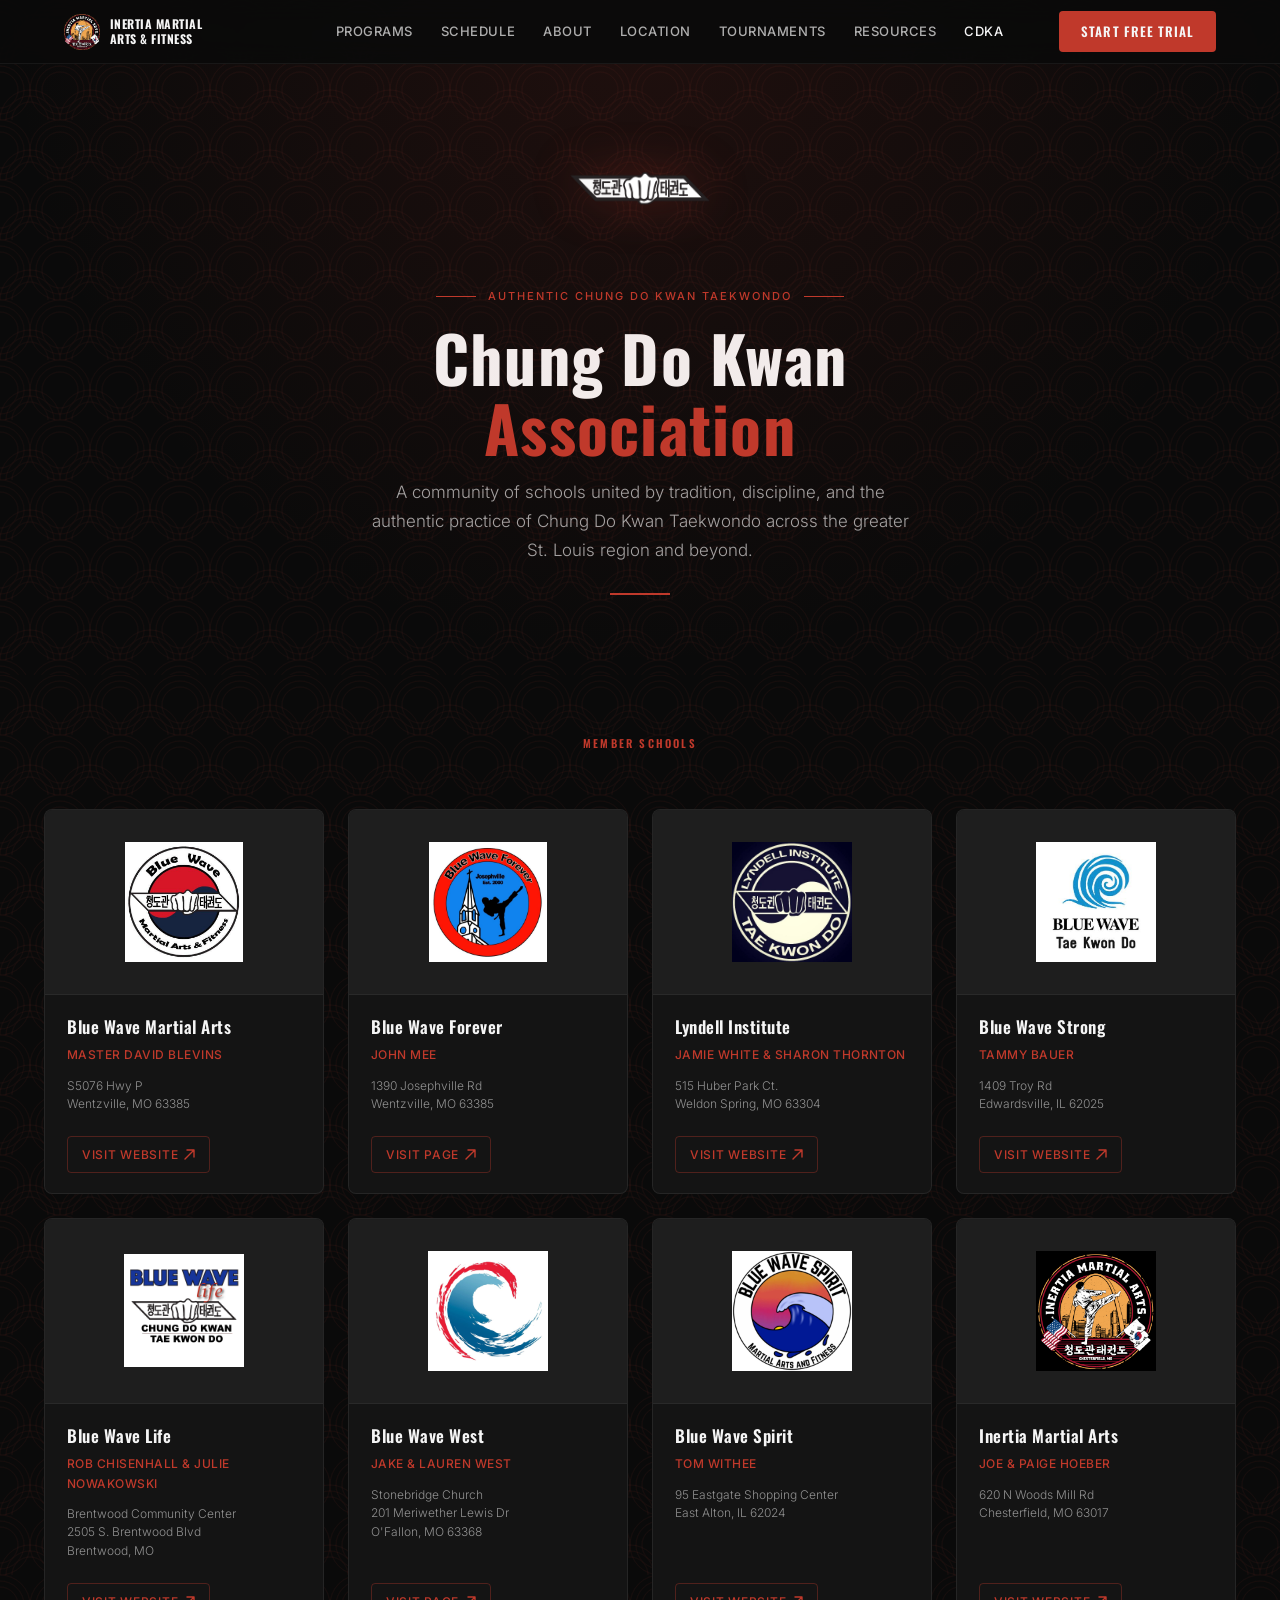
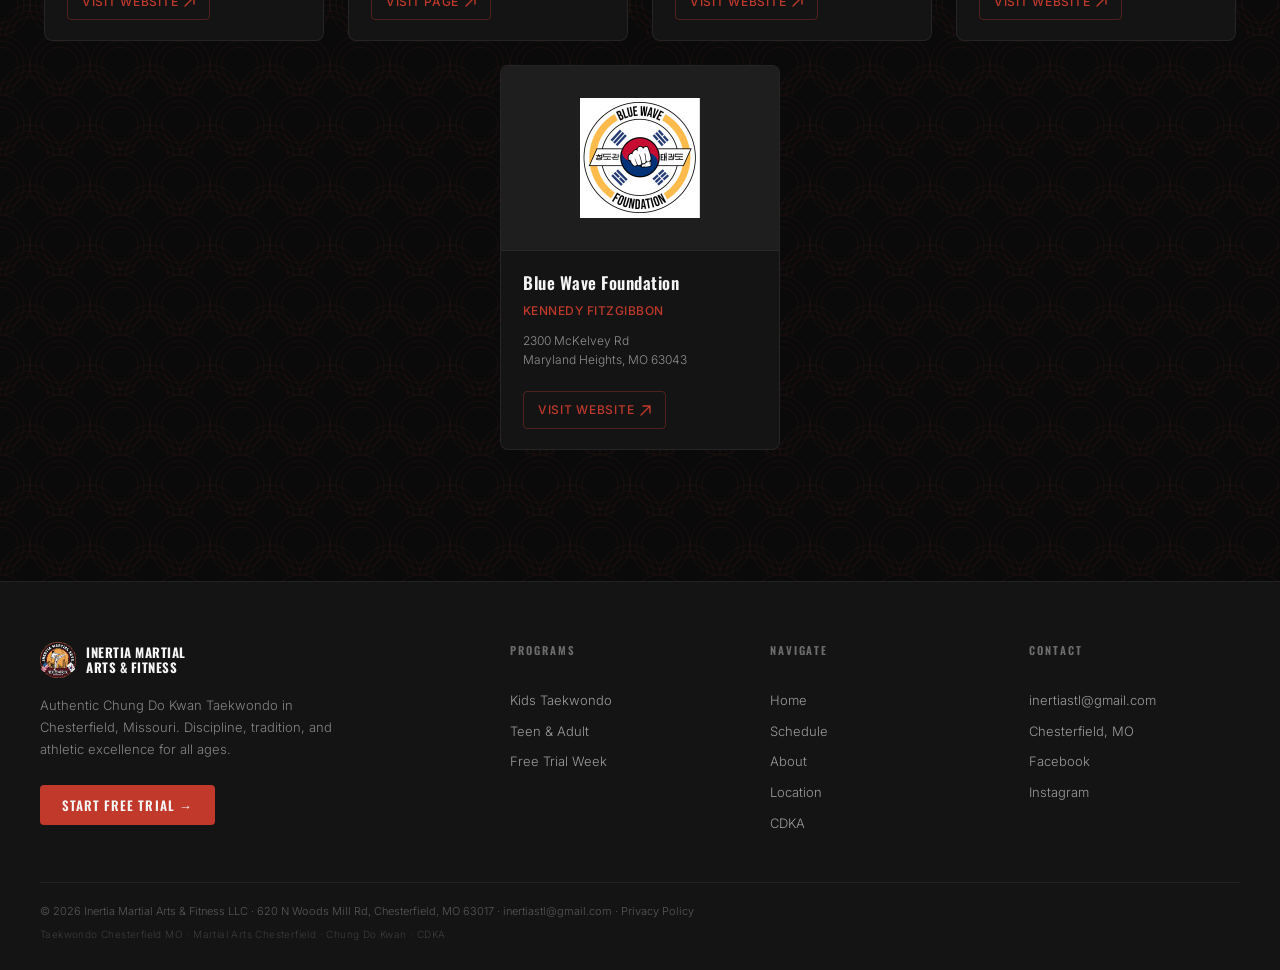
<file: cdka.html>
<!DOCTYPE html>
<html lang="en">
<head>
  <meta charset="UTF-8">
  <meta name="viewport" content="width=device-width, initial-scale=1.0">
  <title>CDKA — Chung Do Kwan Association | Member Schools</title>
  <meta name="description" content="The Chung Do Kwan Association (CDKA) is a network of authentic Chung Do Kwan Taekwondo schools across the St. Louis metro area and beyond.">
  <link rel="preconnect" href="https://fonts.googleapis.com">
  <link rel="preconnect" href="https://fonts.gstatic.com" crossorigin>
  <link href="https://fonts.googleapis.com/css2?family=Oswald:wght@400;500;600;700&family=Inter:wght@300;400;500;600&display=swap" rel="stylesheet">
  <style>
    /* ── TOKENS ──────────────────────────────────────────── */
    :root {
      --black:      #0A0A0A;
      --white:      #F5F5F5;
      --red:        #C0392B;
      --red-hover:  #96281B;
      --red-glow:   rgba(192,57,43,0.35);
      --grey-100:   #141414;
      --grey-200:   #1E1E1E;
      --grey-300:   #2C2C2C;
      --grey-500:   #7A7A7A;
      --radius:     4px;
    }

    /* ── RESET ───────────────────────────────────────────── */
    *, *::before, *::after { box-sizing: border-box; margin: 0; padding: 0; }
    html { scroll-behavior: smooth; }
    body {
      font-family: 'Inter', sans-serif;
      background: var(--black);
      color: var(--white);
      line-height: 1.6;
      -webkit-font-smoothing: antialiased;
    }
    a { color: inherit; text-decoration: none; }
    img { max-width: 100%; height: auto; display: block; }

    /* ── SEIGAIHA BACKGROUND PATTERN ────────────────────── */
    .seigaiha-bg {
      background-color: var(--black);
      background-image: url("data:image/svg+xml,%3Csvg xmlns='http://www.w3.org/2000/svg' width='60' height='60' viewBox='0 0 60 60'%3E%3Cdefs%3E%3Cstyle%3E.s%7Bfill:none;stroke:%23C0392B;stroke-width:0.4;opacity:0.18;%7D%3C/style%3E%3C/defs%3E%3Cellipse class='s' cx='30' cy='60' rx='30' ry='30'/%3E%3Cellipse class='s' cx='30' cy='60' rx='24' ry='24'/%3E%3Cellipse class='s' cx='30' cy='60' rx='18' ry='18'/%3E%3Cellipse class='s' cx='0' cy='30' rx='30' ry='30'/%3E%3Cellipse class='s' cx='0' cy='30' rx='24' ry='24'/%3E%3Cellipse class='s' cx='0' cy='30' rx='18' ry='18'/%3E%3Cellipse class='s' cx='60' cy='30' rx='30' ry='30'/%3E%3Cellipse class='s' cx='60' cy='30' rx='24' ry='24'/%3E%3Cellipse class='s' cx='60' cy='30' rx='18' ry='18'/%3E%3C/svg%3E");
      background-size: 60px 60px;
    }

    /* ── NAVBAR ──────────────────────────────────────────── */
    nav {
      position: fixed; top: 0; left: 0; right: 0; z-index: 1000;
      background: rgba(10,10,10,0.92);
      backdrop-filter: blur(12px);
      -webkit-backdrop-filter: blur(12px);
      border-bottom: 1px solid rgba(245,245,245,0.06);
      height: 64px;
    }
    .nav-inner {
      max-width: 1200px; margin: 0 auto;
      display: flex; align-items: center; gap: 32px;
      height: 100%; padding: 0 24px;
    }
    .nav-logo {
      display: flex; align-items: center; gap: 10px;
      text-decoration: none; color: var(--white); flex-shrink: 0;
    }
    .nav-logo-img { width: 36px; height: 36px; object-fit: contain; }
    .nav-logo-text {
      font-family: 'Oswald', sans-serif;
      font-size: 12px; font-weight: 700;
      letter-spacing: 0.04em; line-height: 1.2;
    }
    .nav-links { display: flex; gap: 28px; margin-left: auto; }
    .nav-link {
      font-family: 'Inter', sans-serif;
      font-size: 13px; font-weight: 500;
      letter-spacing: 0.04em; text-transform: uppercase;
      color: rgba(245,245,245,0.7);
      transition: color 0.2s;
    }
    .nav-link:hover, .nav-link.active { color: var(--white); }
    .nav-cta { margin-left: 24px; flex-shrink: 0; }
    .btn-primary {
      display: inline-flex; align-items: center; gap: 8px;
      background: var(--red); color: var(--white);
      padding: 10px 22px; border-radius: var(--radius);
      font-family: 'Oswald', sans-serif;
      font-size: 13px; font-weight: 600;
      letter-spacing: 0.08em; text-transform: uppercase;
      transition: background 0.2s, box-shadow 0.2s;
      border: none; cursor: pointer; text-decoration: none;
    }
    .btn-primary:hover {
      background: var(--red-hover);
      box-shadow: 0 0 20px var(--red-glow);
    }
    .hamburger {
      display: none; flex-direction: column; gap: 5px;
      background: none; border: none; cursor: pointer;
      padding: 8px; margin-left: auto;
    }
    .hamburger span {
      display: block; width: 22px; height: 2px;
      background: var(--white); border-radius: 2px;
      transition: all 0.3s;
    }
    #mobile-menu {
      display: none; position: fixed;
      top: 64px; left: 0; right: 0; z-index: 999;
      background: rgba(10,10,10,0.98);
      border-bottom: 1px solid rgba(245,245,245,0.06);
      padding: 16px 24px 24px;
      flex-direction: column; gap: 4px;
    }
    #mobile-menu.open { display: flex; }
    #mobile-menu a {
      font-family: 'Inter', sans-serif;
      font-size: 15px; font-weight: 500;
      letter-spacing: 0.04em; text-transform: uppercase;
      color: rgba(245,245,245,0.8);
      padding: 12px 0;
      border-bottom: 1px solid rgba(245,245,245,0.06);
    }
    #mobile-menu a:last-child { border-bottom: none; margin-top: 12px; }
    #mobile-menu a:hover { color: var(--white); }

    @media (max-width: 768px) {
      .nav-links, .nav-cta { display: none; }
      .hamburger { display: flex; }
    }

    /* ── HERO ────────────────────────────────────────────── */
    .page-hero {
      padding: 120px 24px 80px;
      text-align: center;
      position: relative;
      overflow: hidden;
    }
    .page-hero::before {
      content: '';
      position: absolute; inset: 0;
      background: radial-gradient(ellipse at center top, rgba(192,57,43,0.12) 0%, transparent 70%);
      pointer-events: none;
    }
    .hero-logo {
      width: 140px; height: 140px;
      object-fit: contain;
      margin: 0 auto 28px;
      filter: drop-shadow(0 0 24px rgba(192,57,43,0.3));
    }
    .hero-eyebrow {
      display: flex; align-items: center; justify-content: center; gap: 12px;
      font-family: 'Inter', sans-serif;
      font-size: 11px; font-weight: 500;
      letter-spacing: 0.18em; text-transform: uppercase;
      color: var(--red); margin-bottom: 16px;
    }
    .hero-eyebrow-line { width: 40px; height: 1px; background: var(--red); }
    .page-hero h1 {
      font-family: 'Oswald', sans-serif;
      font-size: clamp(36px, 6vw, 64px);
      font-weight: 700; letter-spacing: 0.02em;
      line-height: 1.1; margin-bottom: 16px;
    }
    .page-hero h1 .accent { color: var(--red); }
    .page-hero p {
      font-size: clamp(14px, 2vw, 17px);
      font-weight: 300; color: rgba(245,245,245,0.65);
      max-width: 560px; margin: 0 auto;
      line-height: 1.7;
    }
    .hero-divider {
      width: 60px; height: 2px;
      background: var(--red);
      margin: 28px auto 0;
    }

    /* ── CAROUSEL SECTION ───────────────────────────────── */
    .schools-section {
      padding: 60px 0 100px;
      position: relative;
    }
    .section-label {
      text-align: center;
      font-family: 'Oswald', sans-serif;
      font-size: 11px; font-weight: 600;
      letter-spacing: 0.2em; text-transform: uppercase;
      color: var(--red); margin-bottom: 48px;
    }
    .carousel-wrapper {
      position: relative;
      overflow: hidden;
      padding: 0 0 24px;
    }
    .carousel-track {
      display: flex;
      gap: 24px;
      transition: transform 0.45s cubic-bezier(0.25, 0.46, 0.45, 0.94);
      will-change: transform;
      padding: 8px 24px 8px;
    }

    /* School card */
    .school-card {
      flex: 0 0 280px;
      background: var(--grey-100);
      border: 1px solid rgba(245,245,245,0.07);
      border-radius: 8px;
      overflow: hidden;
      transition: transform 0.25s, border-color 0.25s, box-shadow 0.25s;
      display: flex; flex-direction: column;
    }
    .school-card:hover {
      transform: translateY(-4px);
      border-color: rgba(192,57,43,0.4);
      box-shadow: 0 12px 40px rgba(0,0,0,0.4), 0 0 0 1px rgba(192,57,43,0.15);
    }
    .card-logo-wrap {
      background: var(--grey-200);
      padding: 32px 24px;
      display: flex; align-items: center; justify-content: center;
      min-height: 160px;
      border-bottom: 1px solid rgba(245,245,245,0.05);
    }
    .card-logo-wrap img {
      width: 120px; height: 120px;
      object-fit: contain;
    }
    .card-logo-wrap .logo-placeholder {
      width: 80px; height: 80px;
      border-radius: 50%;
      background: var(--grey-300);
      display: flex; align-items: center; justify-content: center;
      font-family: 'Oswald', sans-serif;
      font-size: 28px; font-weight: 700; color: var(--red);
    }
    .card-body {
      padding: 22px 22px 20px;
      flex: 1; display: flex; flex-direction: column; gap: 8px;
    }
    .card-name {
      font-family: 'Oswald', sans-serif;
      font-size: 17px; font-weight: 600;
      letter-spacing: 0.03em; line-height: 1.2;
    }
    .card-instructor {
      font-size: 12px; font-weight: 500;
      color: var(--red); letter-spacing: 0.04em;
      text-transform: uppercase;
    }
    .card-address {
      font-size: 12px; font-weight: 300;
      color: rgba(245,245,245,0.55);
      line-height: 1.55; margin-top: 4px; flex: 1;
    }
    .card-link {
      display: inline-flex; align-items: center; gap: 6px;
      margin-top: 14px;
      font-size: 12px; font-weight: 500;
      letter-spacing: 0.06em; text-transform: uppercase;
      color: var(--red);
      border: 1px solid rgba(192,57,43,0.35);
      border-radius: var(--radius);
      padding: 8px 14px;
      transition: background 0.2s, border-color 0.2s, color 0.2s;
      align-self: flex-start;
    }
    .card-link:hover {
      background: var(--red);
      border-color: var(--red);
      color: var(--white);
    }
    .card-link svg { flex-shrink: 0; }

    /* Carousel controls */
    .carousel-controls {
      display: flex; align-items: center; justify-content: center;
      gap: 16px; margin-top: 36px;
    }
    .carousel-btn {
      width: 44px; height: 44px;
      background: var(--grey-200);
      border: 1px solid rgba(245,245,245,0.08);
      border-radius: 50%;
      display: flex; align-items: center; justify-content: center;
      cursor: pointer; color: var(--white);
      transition: background 0.2s, border-color 0.2s;
    }
    .carousel-btn:hover {
      background: var(--red);
      border-color: var(--red);
    }
    .carousel-btn:disabled {
      opacity: 0.3; cursor: default;
    }
    .carousel-btn:disabled:hover {
      background: var(--grey-200);
      border-color: rgba(245,245,245,0.08);
    }
    .carousel-dots {
      display: flex; gap: 8px;
    }
    .carousel-dot {
      width: 8px; height: 8px; border-radius: 50%;
      background: rgba(245,245,245,0.2);
      border: none; cursor: pointer; padding: 0;
      transition: background 0.2s, transform 0.2s;
    }
    .carousel-dot.active {
      background: var(--red);
      transform: scale(1.2);
    }

    /* Grid view fallback for wide screens */
    @media (min-width: 1100px) {
      .carousel-track {
        flex-wrap: wrap;
        transform: none !important;
        justify-content: center;
      }
      .carousel-controls { display: none; }
    }

    /* ── FOOTER ──────────────────────────────────────────── */
    footer {
      background: var(--grey-100);
      border-top: 1px solid rgba(245,245,245,0.06);
      padding: 60px 24px 0;
    }
    .container { max-width: 1200px; margin: 0 auto; }
    .footer-inner {
      display: grid;
      grid-template-columns: 2fr 1fr 1fr 1fr;
      gap: 48px; padding-bottom: 48px;
      border-bottom: 1px solid rgba(245,245,245,0.06);
    }
    .footer-logo {
      display: flex; align-items: center; gap: 10px; margin-bottom: 16px;
    }
    .footer-desc {
      font-size: 13px; font-weight: 300;
      color: rgba(245,245,245,0.5);
      line-height: 1.7; margin-bottom: 24px;
      max-width: 300px;
    }
    .footer-col-title {
      font-family: 'Oswald', sans-serif;
      font-size: 11px; font-weight: 600;
      letter-spacing: 0.18em; text-transform: uppercase;
      color: rgba(245,245,245,0.4); margin-bottom: 20px;
    }
    .footer-col { display: flex; flex-direction: column; gap: 10px; }
    .footer-col a {
      font-size: 13px; font-weight: 300;
      color: rgba(245,245,245,0.6);
      transition: color 0.2s;
    }
    .footer-col a:hover { color: var(--white); }
    .footer-bottom {
      padding: 20px 0 28px;
      display: flex; flex-direction: column; gap: 6px;
    }
    .footer-copy {
      font-size: 11px; font-weight: 300;
      color: rgba(245,245,245,0.3);
    }
    .footer-tagline {
      font-size: 10px; font-weight: 300;
      color: rgba(245,245,245,0.18);
      letter-spacing: 0.04em;
    }
    @media (max-width: 900px) {
      .footer-inner { grid-template-columns: 1fr 1fr; gap: 32px; }
      .footer-brand { grid-column: 1 / -1; }
    }
    @media (max-width: 560px) {
      .footer-inner { grid-template-columns: 1fr; gap: 28px; }
    }

    /* ── BACK TO TOP ─────────────────────────────────────── */
    #back-top {
      position: fixed; bottom: 24px; right: 24px;
      width: 44px; height: 44px; border-radius: 50%;
      background: var(--grey-200);
      border: 1px solid rgba(245,245,245,0.08);
      color: var(--white); cursor: pointer;
      display: flex; align-items: center; justify-content: center;
      opacity: 0; pointer-events: none;
      transition: opacity 0.3s, background 0.2s;
      z-index: 500;
    }
    #back-top.visible { opacity: 1; pointer-events: auto; }
    #back-top:hover { background: var(--red); }

    /* ── FADE-IN ANIMATION ───────────────────────────────── */
    .fade-in {
      opacity: 0; transform: translateY(20px);
      transition: opacity 0.6s ease, transform 0.6s ease;
    }
    .fade-in.visible { opacity: 1; transform: none; }
  </style>
</head>
<body class="seigaiha-bg">

  <!-- Skip link -->
  <a href="#main" style="position:absolute;top:-100px;left:0;background:var(--red);color:white;padding:8px 16px;z-index:9999;border-radius:0 0 4px 0;font-family:'Inter',sans-serif;font-size:13px;" onfocus="this.style.top='0'">Skip to main content</a>

  <!-- ── NAVBAR ──────────────────────────────────────────── -->
  <nav role="navigation" aria-label="Main navigation">
    <div class="nav-inner">
      <a href="/index.html" class="nav-logo" aria-label="Inertia Martial Arts home">
        <img class="nav-logo-img" src="images/logo.png" alt="Inertia Martial Arts logo" onerror="this.style.display='none'">
        <span class="nav-logo-text">INERTIA MARTIAL<br>ARTS &amp; FITNESS</span>
      </a>
      <div class="nav-links">
        <a href="/index.html#programs" class="nav-link">Programs</a>
        <a href="/index.html#schedule" class="nav-link">Schedule</a>
        <a href="/index.html#about" class="nav-link">About</a>
        <a href="/index.html#location" class="nav-link">Location</a>
        <a href="/index.html#tournaments" class="nav-link">Tournaments</a>
        <a href="/resources.html" class="nav-link">Resources</a>
        <a href="/cdka.html" class="nav-link active">CDKA</a>
      </div>
      <div class="nav-cta">
        <a href="/index.html#free-trial" class="btn-primary">Start Free Trial</a>
      </div>
      <button class="hamburger" id="hamburger" aria-label="Toggle navigation menu" aria-expanded="false">
        <span></span><span></span><span></span>
      </button>
    </div>
  </nav>

  <!-- Mobile Menu -->
  <div id="mobile-menu" role="menu" aria-label="Mobile navigation">
    <a href="/index.html#programs" role="menuitem">Programs</a>
    <a href="/index.html#schedule" role="menuitem">Schedule</a>
    <a href="/index.html#about" role="menuitem">About</a>
    <a href="/index.html#location" role="menuitem">Location</a>
    <a href="/index.html#tournaments" role="menuitem">Tournaments</a>
    <a href="/resources.html" role="menuitem">Resources</a>
    <a href="/cdka.html" role="menuitem" style="color:var(--red);">CDKA</a>
    <a href="/index.html#free-trial" class="btn-primary" role="menuitem">Start Free Trial →</a>
  </div>

  <main id="main">

    <!-- ── HERO ──────────────────────────────────────────── -->
    <section class="page-hero">
      <img src="images/logo-cdka.png" alt="Chung Do Kwan Association logo" class="hero-logo fade-in">
      <div class="hero-eyebrow fade-in">
        <div class="hero-eyebrow-line"></div>
        <span>Authentic Chung Do Kwan Taekwondo</span>
        <div class="hero-eyebrow-line"></div>
      </div>
      <h1 class="fade-in">
        Chung Do Kwan<br><span class="accent">Association</span>
      </h1>
      <p class="fade-in">
        A community of schools united by tradition, discipline, and the authentic practice of Chung Do Kwan Taekwondo across the greater St. Louis region and beyond.
      </p>
      <div class="hero-divider fade-in"></div>
    </section>

    <!-- ── MEMBER SCHOOLS ─────────────────────────────────── -->
    <section class="schools-section seigaiha-bg" aria-label="Member Schools">
      <div class="section-label">Member Schools</div>
      <div class="carousel-wrapper">
        <div class="carousel-track" id="carousel-track">

          <!-- 1. Blue Wave -->
          <div class="school-card fade-in">
            <div class="card-logo-wrap">
              <img src="images/logo-main.png" alt="Blue Wave Martial Arts logo" onerror="this.style.display='none';this.nextElementSibling.style.display='flex'">
              <div class="logo-placeholder" style="display:none;">BW</div>
            </div>
            <div class="card-body">
              <div class="card-name">Blue Wave Martial Arts</div>
              <div class="card-instructor">Master David Blevins</div>
              <div class="card-address">S5076 Hwy P<br>Wentzville, MO 63385</div>
              <a href="https://www.bluewavemartialartsstl.com/" target="_blank" rel="noopener noreferrer" class="card-link">
                Visit Website
                <svg width="11" height="11" viewBox="0 0 11 11" fill="none" aria-hidden="true"><path d="M1 10L10 1M10 1H3M10 1V8" stroke="currentColor" stroke-width="1.4" stroke-linecap="round" stroke-linejoin="round"/></svg>
              </a>
            </div>
          </div>

          <!-- 2. Blue Wave Forever -->
          <div class="school-card fade-in">
            <div class="card-logo-wrap">
              <img src="images/logo-forever.png" alt="Blue Wave Forever logo" onerror="this.style.display='none';this.nextElementSibling.style.display='flex'">
              <div class="logo-placeholder" style="display:none;">BWF</div>
            </div>
            <div class="card-body">
              <div class="card-name">Blue Wave Forever</div>
              <div class="card-instructor">John Mee</div>
              <div class="card-address">1390 Josephville Rd<br>Wentzville, MO 63385</div>
              <a href="https://www.facebook.com/Blue-Wave-Forever" target="_blank" rel="noopener noreferrer" class="card-link">
                Visit Page
                <svg width="11" height="11" viewBox="0 0 11 11" fill="none" aria-hidden="true"><path d="M1 10L10 1M10 1H3M10 1V8" stroke="currentColor" stroke-width="1.4" stroke-linecap="round" stroke-linejoin="round"/></svg>
              </a>
            </div>
          </div>

          <!-- 3. The Lyndell Institute -->
          <div class="school-card fade-in">
            <div class="card-logo-wrap">
              <img src="images/logo-lyndell.png" alt="The Lyndell Institute logo" onerror="this.style.display='none';this.nextElementSibling.style.display='flex'">
              <div class="logo-placeholder" style="display:none;">LI</div>
            </div>
            <div class="card-body">
              <div class="card-name">Lyndell Institute</div>
              <div class="card-instructor">Jamie White &amp; Sharon Thornton</div>
              <div class="card-address">515 Huber Park Ct.<br>Weldon Spring, MO 63304</div>
              <a href="https://lyndellinstitute.com/" target="_blank" rel="noopener noreferrer" class="card-link">
                Visit Website
                <svg width="11" height="11" viewBox="0 0 11 11" fill="none" aria-hidden="true"><path d="M1 10L10 1M10 1H3M10 1V8" stroke="currentColor" stroke-width="1.4" stroke-linecap="round" stroke-linejoin="round"/></svg>
              </a>
            </div>
          </div>

          <!-- 4. Blue Wave Strong -->
          <div class="school-card fade-in">
            <div class="card-logo-wrap">
              <img src="images/logo-strong.png" alt="Blue Wave Strong logo" onerror="this.style.display='none';this.nextElementSibling.style.display='flex'">
              <div class="logo-placeholder" style="display:none;">BWS</div>
            </div>
            <div class="card-body">
              <div class="card-name">Blue Wave Strong</div>
              <div class="card-instructor">Tammy Bauer</div>
              <div class="card-address">1409 Troy Rd<br>Edwardsville, IL 62025</div>
              <a href="https://www.bluewavestrong.com/" target="_blank" rel="noopener noreferrer" class="card-link">
                Visit Website
                <svg width="11" height="11" viewBox="0 0 11 11" fill="none" aria-hidden="true"><path d="M1 10L10 1M10 1H3M10 1V8" stroke="currentColor" stroke-width="1.4" stroke-linecap="round" stroke-linejoin="round"/></svg>
              </a>
            </div>
          </div>

          <!-- 5. Blue Wave Life -->
          <div class="school-card fade-in">
            <div class="card-logo-wrap">
              <img src="images/logo-life.png" alt="Blue Wave Life logo" onerror="this.style.display='none';this.nextElementSibling.style.display='flex'">
              <div class="logo-placeholder" style="display:none;">BWL</div>
            </div>
            <div class="card-body">
              <div class="card-name">Blue Wave Life</div>
              <div class="card-instructor">Rob Chisenhall &amp; Julie Nowakowski</div>
              <div class="card-address">Brentwood Community Center<br>2505 S. Brentwood Blvd<br>Brentwood, MO</div>
              <a href="https://www.bluewavelife.net" target="_blank" rel="noopener noreferrer" class="card-link">
                Visit Website
                <svg width="11" height="11" viewBox="0 0 11 11" fill="none" aria-hidden="true"><path d="M1 10L10 1M10 1H3M10 1V8" stroke="currentColor" stroke-width="1.4" stroke-linecap="round" stroke-linejoin="round"/></svg>
              </a>
            </div>
          </div>

          <!-- 6. Blue Wave West -->
          <div class="school-card fade-in">
            <div class="card-logo-wrap">
              <img src="images/logo-west.png" alt="Blue Wave West logo" onerror="this.style.display='none';this.nextElementSibling.style.display='flex'">
              <div class="logo-placeholder" style="display:none;">BWW</div>
            </div>
            <div class="card-body">
              <div class="card-name">Blue Wave West</div>
              <div class="card-instructor">Jake &amp; Lauren West</div>
              <div class="card-address">Stonebridge Church<br>201 Meriwether Lewis Dr<br>O'Fallon, MO 63368</div>
              <a href="https://www.facebook.com/Wyndgate-Tae-Kwon-Do-Club" target="_blank" rel="noopener noreferrer" class="card-link">
                Visit Page
                <svg width="11" height="11" viewBox="0 0 11 11" fill="none" aria-hidden="true"><path d="M1 10L10 1M10 1H3M10 1V8" stroke="currentColor" stroke-width="1.4" stroke-linecap="round" stroke-linejoin="round"/></svg>
              </a>
            </div>
          </div>

          <!-- 7. Blue Wave Spirit -->
          <div class="school-card fade-in">
            <div class="card-logo-wrap">
              <img src="images/logo-spirit.png" alt="Blue Wave Spirit logo" onerror="this.style.display='none';this.nextElementSibling.style.display='flex'">
              <div class="logo-placeholder" style="display:none;">BWS</div>
            </div>
            <div class="card-body">
              <div class="card-name">Blue Wave Spirit</div>
              <div class="card-instructor">Tom Withee</div>
              <div class="card-address">95 Eastgate Shopping Center<br>East Alton, IL 62024</div>
              <a href="https://www.bluewavespirit.com" target="_blank" rel="noopener noreferrer" class="card-link">
                Visit Website
                <svg width="11" height="11" viewBox="0 0 11 11" fill="none" aria-hidden="true"><path d="M1 10L10 1M10 1H3M10 1V8" stroke="currentColor" stroke-width="1.4" stroke-linecap="round" stroke-linejoin="round"/></svg>
              </a>
            </div>
          </div>

          <!-- 8. Inertia Martial Arts -->
          <div class="school-card fade-in">
            <div class="card-logo-wrap">
              <img src="images/logo-inertia.png" alt="Inertia Martial Arts logo" onerror="this.style.display='none';this.nextElementSibling.style.display='flex'">
              <div class="logo-placeholder" style="display:none;">IMA</div>
            </div>
            <div class="card-body">
              <div class="card-name">Inertia Martial Arts</div>
              <div class="card-instructor">Joe &amp; Paige Hoeber</div>
              <div class="card-address">620 N Woods Mill Rd<br>Chesterfield, MO 63017</div>
              <a href="https://www.inertiastl.com" target="_blank" rel="noopener noreferrer" class="card-link">
                Visit Website
                <svg width="11" height="11" viewBox="0 0 11 11" fill="none" aria-hidden="true"><path d="M1 10L10 1M10 1H3M10 1V8" stroke="currentColor" stroke-width="1.4" stroke-linecap="round" stroke-linejoin="round"/></svg>
              </a>
            </div>
          </div>

          <!-- 9. Blue Wave Foundation -->
          <div class="school-card fade-in">
            <div class="card-logo-wrap">
              <img src="images/logo-foundation.png" alt="Blue Wave Foundation logo" onerror="this.style.display='none';this.nextElementSibling.style.display='flex'">
              <div class="logo-placeholder" style="display:none;">BWF</div>
            </div>
            <div class="card-body">
              <div class="card-name">Blue Wave Foundation</div>
              <div class="card-instructor">Kennedy Fitzgibbon</div>
              <div class="card-address">2300 McKelvey Rd<br>Maryland Heights, MO 63043</div>
              <a href="https://bluewavefoundation.net/" target="_blank" rel="noopener noreferrer" class="card-link">
                Visit Website
                <svg width="11" height="11" viewBox="0 0 11 11" fill="none" aria-hidden="true"><path d="M1 10L10 1M10 1H3M10 1V8" stroke="currentColor" stroke-width="1.4" stroke-linecap="round" stroke-linejoin="round"/></svg>
              </a>
            </div>
          </div>

        </div><!-- /.carousel-track -->
      </div><!-- /.carousel-wrapper -->

      <!-- Controls (shown on smaller screens) -->
      <div class="carousel-controls" id="carousel-controls">
        <button class="carousel-btn" id="prev-btn" aria-label="Previous schools" disabled>
          <svg width="16" height="16" viewBox="0 0 16 16" fill="none" aria-hidden="true"><path d="M10 12L6 8l4-4" stroke="currentColor" stroke-width="1.5" stroke-linecap="round" stroke-linejoin="round"/></svg>
        </button>
        <div class="carousel-dots" id="carousel-dots"></div>
        <button class="carousel-btn" id="next-btn" aria-label="Next schools">
          <svg width="16" height="16" viewBox="0 0 16 16" fill="none" aria-hidden="true"><path d="M6 4l4 4-4 4" stroke="currentColor" stroke-width="1.5" stroke-linecap="round" stroke-linejoin="round"/></svg>
        </button>
      </div>

    </section>

  </main>

  <!-- ── FOOTER ──────────────────────────────────────────── -->
  <footer>
    <div class="container">
      <div class="footer-inner">
        <div class="footer-brand">
          <div class="footer-logo">
            <img class="nav-logo-img" src="images/logo.png" alt="Inertia Martial Arts logo" style="width:36px;height:36px;" onerror="this.style.display='none'">
            <span style="font-family:'Oswald',sans-serif;font-size:13px;font-weight:700;letter-spacing:0.04em;line-height:1.2;">INERTIA MARTIAL<br>ARTS &amp; FITNESS</span>
          </div>
          <p class="footer-desc">Authentic Chung Do Kwan Taekwondo in Chesterfield, Missouri. Discipline, tradition, and athletic excellence for all ages.</p>
          <a href="/index.html#free-trial" class="btn-primary" style="font-size:13px;padding:10px 22px;">Start Free Trial →</a>
        </div>
        <div class="footer-col">
          <div class="footer-col-title">Programs</div>
          <a href="/index.html#programs">Kids Taekwondo</a>
          <a href="/index.html#programs">Teen &amp; Adult</a>
          <a href="/index.html#free-trial">Free Trial Week</a>
        </div>
        <div class="footer-col">
          <div class="footer-col-title">Navigate</div>
          <a href="/index.html">Home</a>
          <a href="/index.html#schedule">Schedule</a>
          <a href="/index.html#about">About</a>
          <a href="/index.html#location">Location</a>
          <a href="/cdka.html">CDKA</a>
        </div>
        <div class="footer-col">
          <div class="footer-col-title">Contact</div>
          <a href="mailto:inertiastl@gmail.com">inertiastl@gmail.com</a>
          <a href="https://www.google.com/maps/place/Inertia+Martial+Arts+and+Fitness" target="_blank" rel="noopener noreferrer">Chesterfield, MO</a>
          <a href="https://www.facebook.com/inertiastl" target="_blank" rel="noopener noreferrer">Facebook</a>
          <a href="https://www.instagram.com/inertiastl" target="_blank" rel="noopener noreferrer">Instagram</a>
        </div>
      </div>
      <div class="footer-bottom">
        <p class="footer-copy">© 2026 Inertia Martial Arts &amp; Fitness LLC · 620 N Woods Mill Rd, Chesterfield, MO 63017 · <a href="mailto:inertiastl@gmail.com" style="color:inherit;">inertiastl@gmail.com</a> · <a href="/privacy.html" style="color:inherit;">Privacy Policy</a></p>
        <p class="footer-tagline">Taekwondo Chesterfield MO · Martial Arts Chesterfield · Chung Do Kwan · CDKA</p>
      </div>
    </div>
  </footer>

  <!-- Back to Top -->
  <button id="back-top" aria-label="Back to top" onclick="window.scrollTo({top:0,behavior:'smooth'})">
    <svg width="16" height="16" viewBox="0 0 16 16" fill="none" aria-hidden="true"><path d="M8 13V3M3 8l5-5 5 5" stroke="currentColor" stroke-width="1.5" stroke-linecap="round" stroke-linejoin="round"/></svg>
  </button>

  <script>
    // ── Mobile menu toggle ──────────────────────────────────
    const hamburger = document.getElementById('hamburger');
    const mobileMenu = document.getElementById('mobile-menu');
    hamburger.addEventListener('click', () => {
      const open = mobileMenu.classList.toggle('open');
      hamburger.setAttribute('aria-expanded', open);
    });

    // ── Back to top ─────────────────────────────────────────
    const backTop = document.getElementById('back-top');
    window.addEventListener('scroll', () => {
      backTop.classList.toggle('visible', window.scrollY > 400);
    }, { passive: true });

    // ── Fade-in on scroll ───────────────────────────────────
    const fadeEls = document.querySelectorAll('.fade-in');
    const observer = new IntersectionObserver(entries => {
      entries.forEach(e => { if (e.isIntersecting) { e.target.classList.add('visible'); observer.unobserve(e.target); } });
    }, { threshold: 0.12 });
    fadeEls.forEach(el => observer.observe(el));

    // ── Carousel ─────────────────────────────────────────────
    (function() {
      const track  = document.getElementById('carousel-track');
      const dotsWrap = document.getElementById('carousel-dots');
      const prevBtn  = document.getElementById('prev-btn');
      const nextBtn  = document.getElementById('next-btn');

      let current = 0;
      const cards = track.querySelectorAll('.school-card');
      const total = cards.length;
      const visibleCount = () => window.innerWidth >= 900 ? 3 : window.innerWidth >= 600 ? 2 : 1;

      // Build dots
      function buildDots() {
        dotsWrap.innerHTML = '';
        const pages = Math.ceil(total / visibleCount());
        for (let i = 0; i < pages; i++) {
          const dot = document.createElement('button');
          dot.className = 'carousel-dot' + (i === current ? ' active' : '');
          dot.setAttribute('aria-label', 'Page ' + (i + 1));
          dot.addEventListener('click', () => goTo(i));
          dotsWrap.appendChild(dot);
        }
      }

      function goTo(page) {
        const pages = Math.ceil(total / visibleCount());
        current = Math.max(0, Math.min(page, pages - 1));
        const cardWidth = cards[0].offsetWidth + 24; // gap = 24px
        const offset = current * visibleCount() * cardWidth;
        track.style.transform = `translateX(-${offset}px)`;
        // Update dots
        dotsWrap.querySelectorAll('.carousel-dot').forEach((d, i) => d.classList.toggle('active', i === current));
        prevBtn.disabled = current === 0;
        nextBtn.disabled = current >= pages - 1;
      }

      prevBtn.addEventListener('click', () => goTo(current - 1));
      nextBtn.addEventListener('click', () => goTo(current + 1));

      // Rebuild on resize
      let resizeTimer;
      window.addEventListener('resize', () => {
        clearTimeout(resizeTimer);
        resizeTimer = setTimeout(() => { current = 0; buildDots(); goTo(0); }, 200);
      });

      buildDots();
      goTo(0);

      // Touch/swipe support
      let touchStartX = 0;
      track.addEventListener('touchstart', e => { touchStartX = e.touches[0].clientX; }, { passive: true });
      track.addEventListener('touchend', e => {
        const dx = e.changedTouches[0].clientX - touchStartX;
        if (Math.abs(dx) > 50) dx < 0 ? goTo(current + 1) : goTo(current - 1);
      });
    })();
  </script>

</body>
</html>
</file>
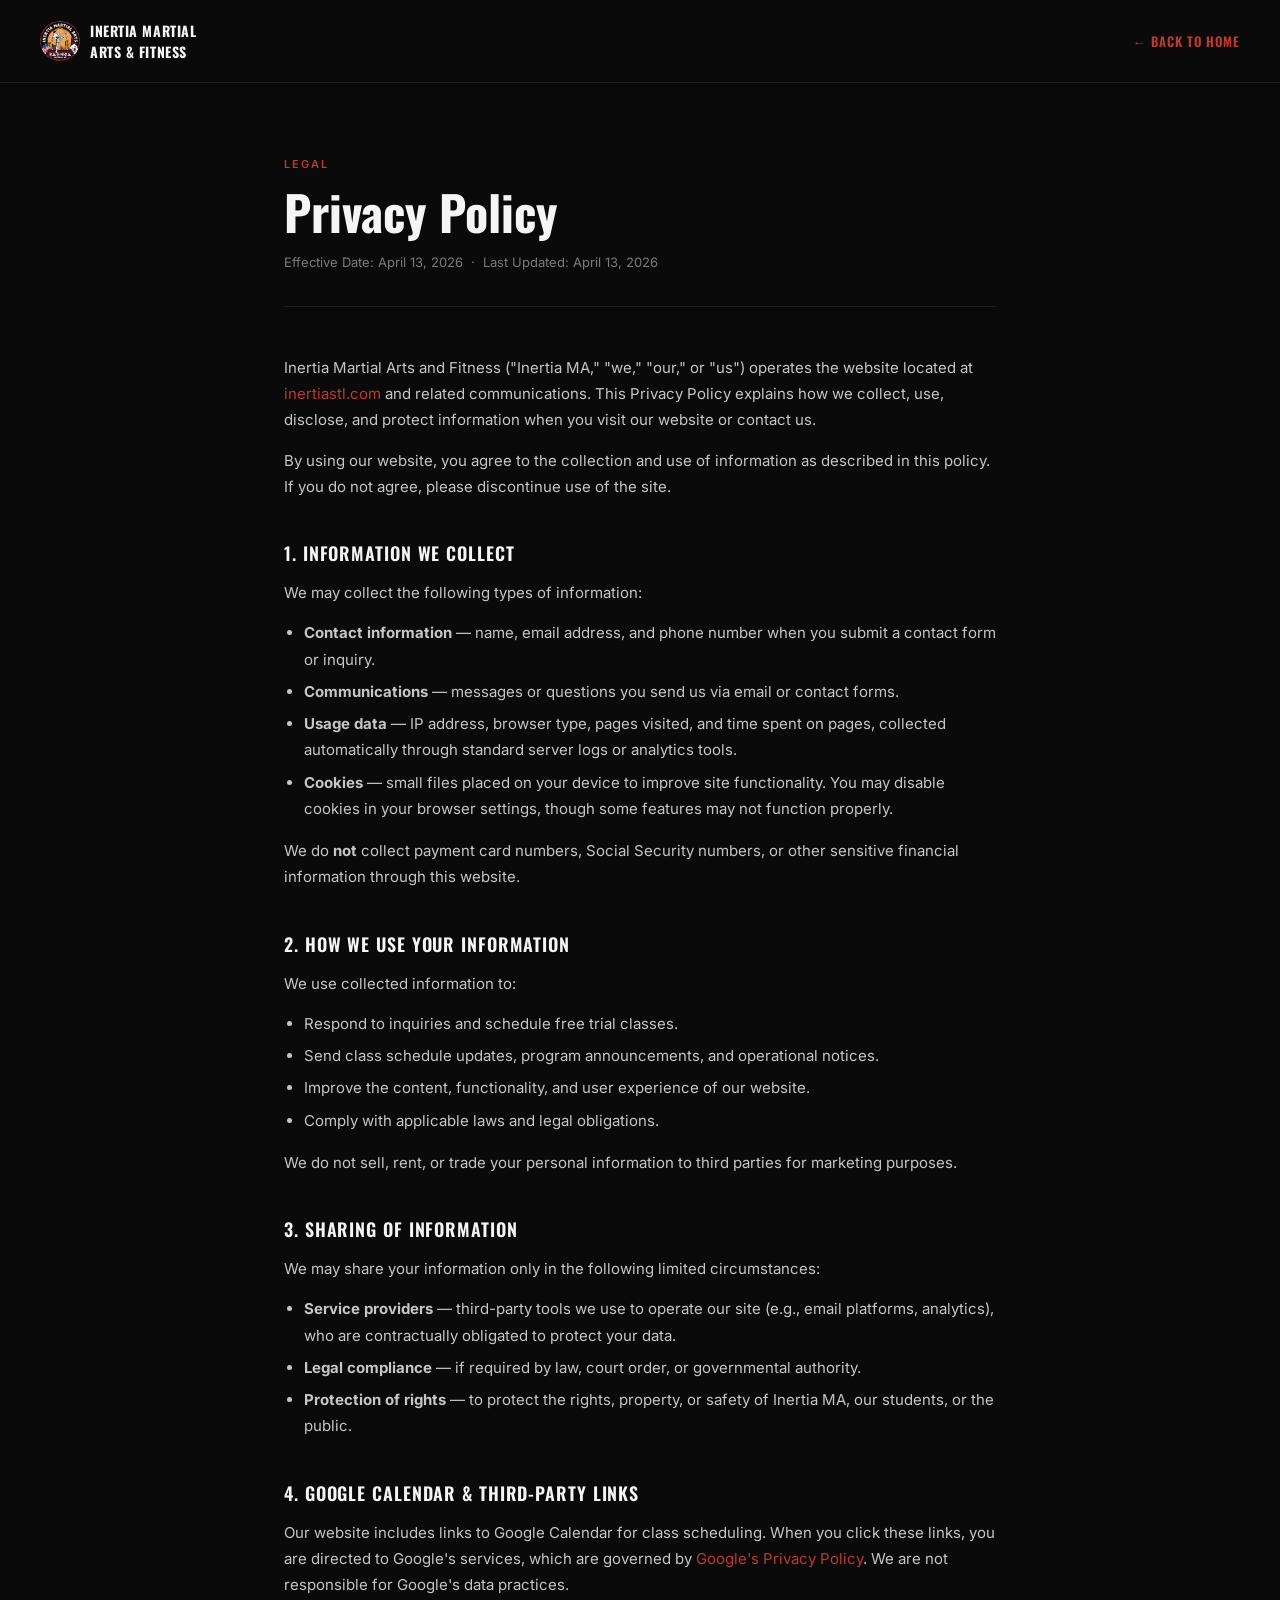
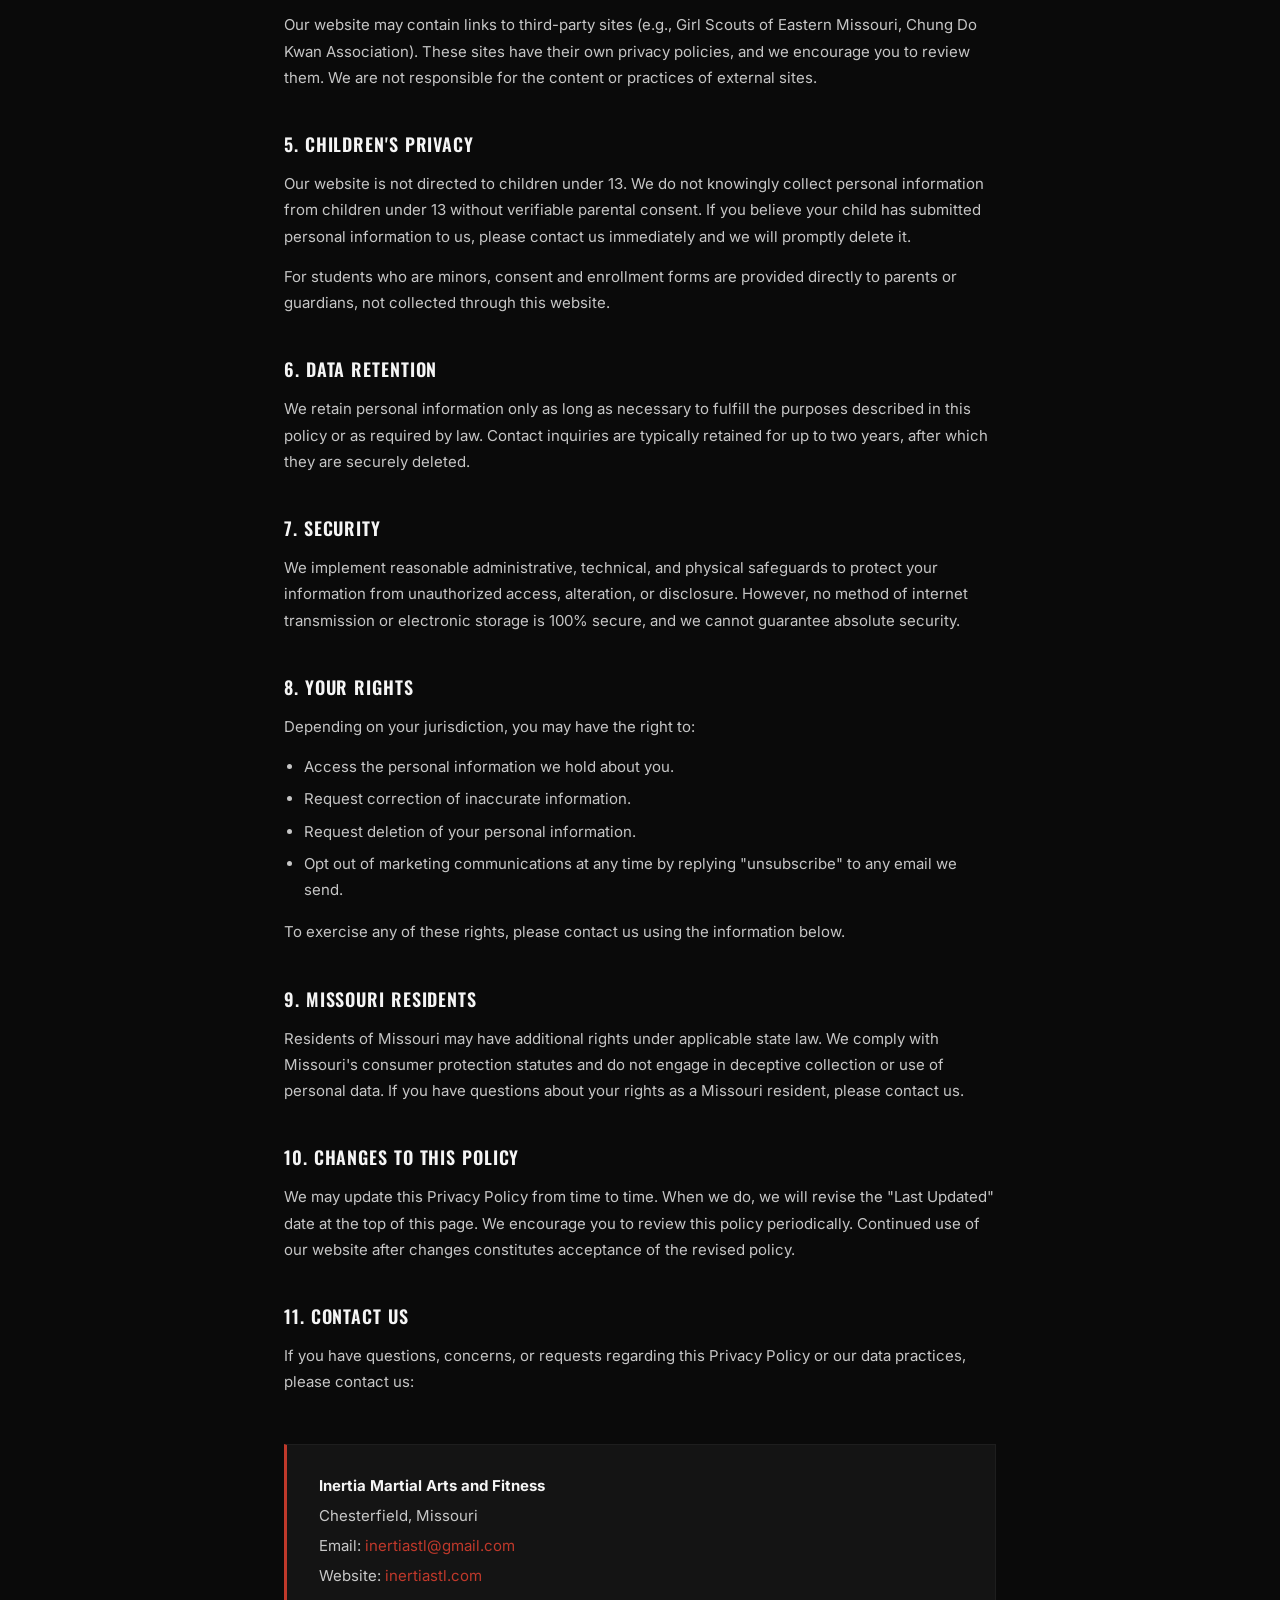
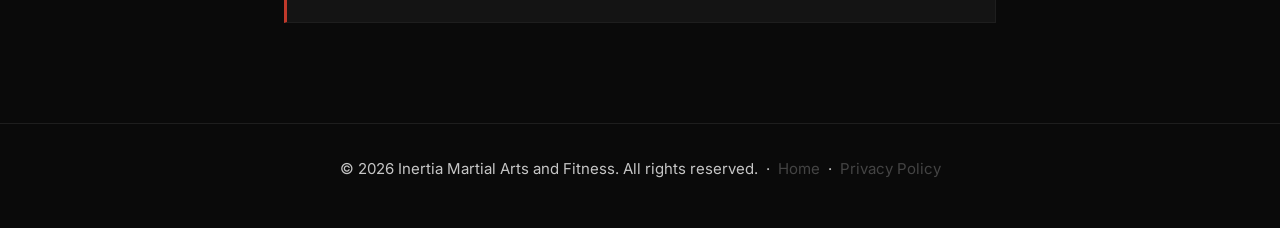
<file: privacy.html>
<!DOCTYPE html>
<html lang="en">
<head>
  <meta charset="UTF-8">
  <meta name="viewport" content="width=device-width, initial-scale=1.0">
  <title>Privacy Policy | Inertia Martial Arts &amp; Fitness</title>
  <meta name="description" content="Privacy Policy for Inertia Martial Arts and Fitness, Chesterfield, MO.">
  <meta name="robots" content="noindex, follow">
  <link rel="canonical" href="https://inertiastl.com/privacy.html">
  <link rel="preconnect" href="https://fonts.googleapis.com">
  <link rel="preconnect" href="https://fonts.gstatic.com" crossorigin>
  <link href="https://fonts.googleapis.com/css2?family=Oswald:wght@400;600;700&family=Inter:wght@300;400;500;600&display=swap" rel="stylesheet">
  <style>
    *, *::before, *::after { box-sizing: border-box; margin: 0; padding: 0; }
    html { scroll-behavior: smooth; font-size: 16px; }
    body {
      font-family: 'Inter', sans-serif;
      background: #0A0A0A;
      color: #F5F5F5;
      -webkit-font-smoothing: antialiased;
    }
    a { color: #C0392B; text-decoration: none; }
    a:hover { text-decoration: underline; }

    /* Nav */
    .nav {
      display: flex; align-items: center; justify-content: space-between;
      padding: 20px 40px;
      border-bottom: 1px solid #1E1E1E;
    }
    .nav-logo {
      font-family: 'Oswald', sans-serif; font-size: 14px; font-weight: 700;
      letter-spacing: 0.04em; color: #F5F5F5;
      display: flex; align-items: center; gap: 10px;
    }
    .nav-logo img { width: 40px; height: 40px; border-radius: 50%; object-fit: cover; }
    .nav-back {
      font-family: 'Oswald', sans-serif; font-size: 13px; font-weight: 600;
      letter-spacing: 0.08em; text-transform: uppercase;
      color: #C0392B; display: flex; align-items: center; gap: 6px;
    }
    .nav-back:hover { text-decoration: none; opacity: 0.8; }

    /* Content */
    .wrapper { max-width: 760px; margin: 0 auto; padding: 72px 24px 100px; }
    .eyebrow {
      font-family: 'Inter', sans-serif; font-size: 11px; font-weight: 600;
      letter-spacing: 0.18em; text-transform: uppercase; color: #C0392B;
      margin-bottom: 12px;
    }
    h1 {
      font-family: 'Oswald', sans-serif; font-size: clamp(32px, 5vw, 48px);
      font-weight: 700; color: #F5F5F5; line-height: 1.1; margin-bottom: 12px;
    }
    .effective-date {
      font-family: 'Inter', sans-serif; font-size: 13px; color: #7A7A7A;
      margin-bottom: 48px; padding-bottom: 32px;
      border-bottom: 1px solid #1E1E1E;
    }
    h2 {
      font-family: 'Oswald', sans-serif; font-size: 18px; font-weight: 600;
      letter-spacing: 0.05em; text-transform: uppercase; color: #F5F5F5;
      margin: 40px 0 14px;
    }
    p {
      font-family: 'Inter', sans-serif; font-size: 15px; line-height: 1.75;
      color: rgba(245,245,245,0.8); margin-bottom: 14px;
    }
    ul {
      margin: 0 0 16px 20px;
    }
    ul li {
      font-family: 'Inter', sans-serif; font-size: 15px; line-height: 1.75;
      color: rgba(245,245,245,0.8); margin-bottom: 6px;
    }
    .contact-box {
      margin-top: 48px; padding: 28px 32px;
      background: #141414; border: 1px solid #1E1E1E;
      border-left: 3px solid #C0392B;
    }
    .contact-box p { margin-bottom: 4px; }
    .contact-box strong { color: #F5F5F5; }

    /* Footer */
    .footer {
      text-align: center; padding: 32px 24px;
      border-top: 1px solid #1E1E1E;
      font-family: 'Inter', sans-serif; font-size: 12px; color: #444;
    }
    .footer a { color: #444; }
    .footer a:hover { color: #F5F5F5; }
  </style>
</head>
<body>

  <nav class="nav">
    <a href="/" class="nav-logo">
      <img src="images/logo.png" alt="Inertia Martial Arts logo"
           onerror="this.style.display='none'">
      INERTIA MARTIAL<br>ARTS &amp; FITNESS
    </a>
    <a href="/" class="nav-back">
      ← Back to Home
    </a>
  </nav>

  <main class="wrapper">

    <p class="eyebrow">Legal</p>
    <h1>Privacy Policy</h1>
    <p class="effective-date">Effective Date: April 13, 2026 &nbsp;·&nbsp; Last Updated: April 13, 2026</p>

    <p>Inertia Martial Arts and Fitness ("Inertia MA," "we," "our," or "us") operates the website located at <a href="https://inertiastl.com">inertiastl.com</a> and related communications. This Privacy Policy explains how we collect, use, disclose, and protect information when you visit our website or contact us.</p>

    <p>By using our website, you agree to the collection and use of information as described in this policy. If you do not agree, please discontinue use of the site.</p>

    <h2>1. Information We Collect</h2>
    <p>We may collect the following types of information:</p>
    <ul>
      <li><strong>Contact information</strong> — name, email address, and phone number when you submit a contact form or inquiry.</li>
      <li><strong>Communications</strong> — messages or questions you send us via email or contact forms.</li>
      <li><strong>Usage data</strong> — IP address, browser type, pages visited, and time spent on pages, collected automatically through standard server logs or analytics tools.</li>
      <li><strong>Cookies</strong> — small files placed on your device to improve site functionality. You may disable cookies in your browser settings, though some features may not function properly.</li>
    </ul>
    <p>We do <strong>not</strong> collect payment card numbers, Social Security numbers, or other sensitive financial information through this website.</p>

    <h2>2. How We Use Your Information</h2>
    <p>We use collected information to:</p>
    <ul>
      <li>Respond to inquiries and schedule free trial classes.</li>
      <li>Send class schedule updates, program announcements, and operational notices.</li>
      <li>Improve the content, functionality, and user experience of our website.</li>
      <li>Comply with applicable laws and legal obligations.</li>
    </ul>
    <p>We do not sell, rent, or trade your personal information to third parties for marketing purposes.</p>

    <h2>3. Sharing of Information</h2>
    <p>We may share your information only in the following limited circumstances:</p>
    <ul>
      <li><strong>Service providers</strong> — third-party tools we use to operate our site (e.g., email platforms, analytics), who are contractually obligated to protect your data.</li>
      <li><strong>Legal compliance</strong> — if required by law, court order, or governmental authority.</li>
      <li><strong>Protection of rights</strong> — to protect the rights, property, or safety of Inertia MA, our students, or the public.</li>
    </ul>

    <h2>4. Google Calendar &amp; Third-Party Links</h2>
    <p>Our website includes links to Google Calendar for class scheduling. When you click these links, you are directed to Google's services, which are governed by <a href="https://policies.google.com/privacy" target="_blank" rel="noopener">Google's Privacy Policy</a>. We are not responsible for Google's data practices.</p>
    <p>Our website may contain links to third-party sites (e.g., Girl Scouts of Eastern Missouri, Chung Do Kwan Association). These sites have their own privacy policies, and we encourage you to review them. We are not responsible for the content or practices of external sites.</p>

    <h2>5. Children's Privacy</h2>
    <p>Our website is not directed to children under 13. We do not knowingly collect personal information from children under 13 without verifiable parental consent. If you believe your child has submitted personal information to us, please contact us immediately and we will promptly delete it.</p>
    <p>For students who are minors, consent and enrollment forms are provided directly to parents or guardians, not collected through this website.</p>

    <h2>6. Data Retention</h2>
    <p>We retain personal information only as long as necessary to fulfill the purposes described in this policy or as required by law. Contact inquiries are typically retained for up to two years, after which they are securely deleted.</p>

    <h2>7. Security</h2>
    <p>We implement reasonable administrative, technical, and physical safeguards to protect your information from unauthorized access, alteration, or disclosure. However, no method of internet transmission or electronic storage is 100% secure, and we cannot guarantee absolute security.</p>

    <h2>8. Your Rights</h2>
    <p>Depending on your jurisdiction, you may have the right to:</p>
    <ul>
      <li>Access the personal information we hold about you.</li>
      <li>Request correction of inaccurate information.</li>
      <li>Request deletion of your personal information.</li>
      <li>Opt out of marketing communications at any time by replying "unsubscribe" to any email we send.</li>
    </ul>
    <p>To exercise any of these rights, please contact us using the information below.</p>

    <h2>9. Missouri Residents</h2>
    <p>Residents of Missouri may have additional rights under applicable state law. We comply with Missouri's consumer protection statutes and do not engage in deceptive collection or use of personal data. If you have questions about your rights as a Missouri resident, please contact us.</p>

    <h2>10. Changes to This Policy</h2>
    <p>We may update this Privacy Policy from time to time. When we do, we will revise the "Last Updated" date at the top of this page. We encourage you to review this policy periodically. Continued use of our website after changes constitutes acceptance of the revised policy.</p>

    <h2>11. Contact Us</h2>
    <p>If you have questions, concerns, or requests regarding this Privacy Policy or our data practices, please contact us:</p>

    <div class="contact-box">
      <p><strong>Inertia Martial Arts and Fitness</strong></p>
      <p>Chesterfield, Missouri</p>
      <p>Email: <a href="mailto:inertiastl@gmail.com">inertiastl@gmail.com</a></p>
      <p>Website: <a href="https://inertiastl.com">inertiastl.com</a></p>
    </div>

  </main>

  <footer class="footer">
    <p>&copy; 2026 Inertia Martial Arts and Fitness. All rights reserved. &nbsp;·&nbsp;
      <a href="/">Home</a> &nbsp;·&nbsp;
      <a href="/privacy.html">Privacy Policy</a>
    </p>
  </footer>

</body>
</html>
</file>
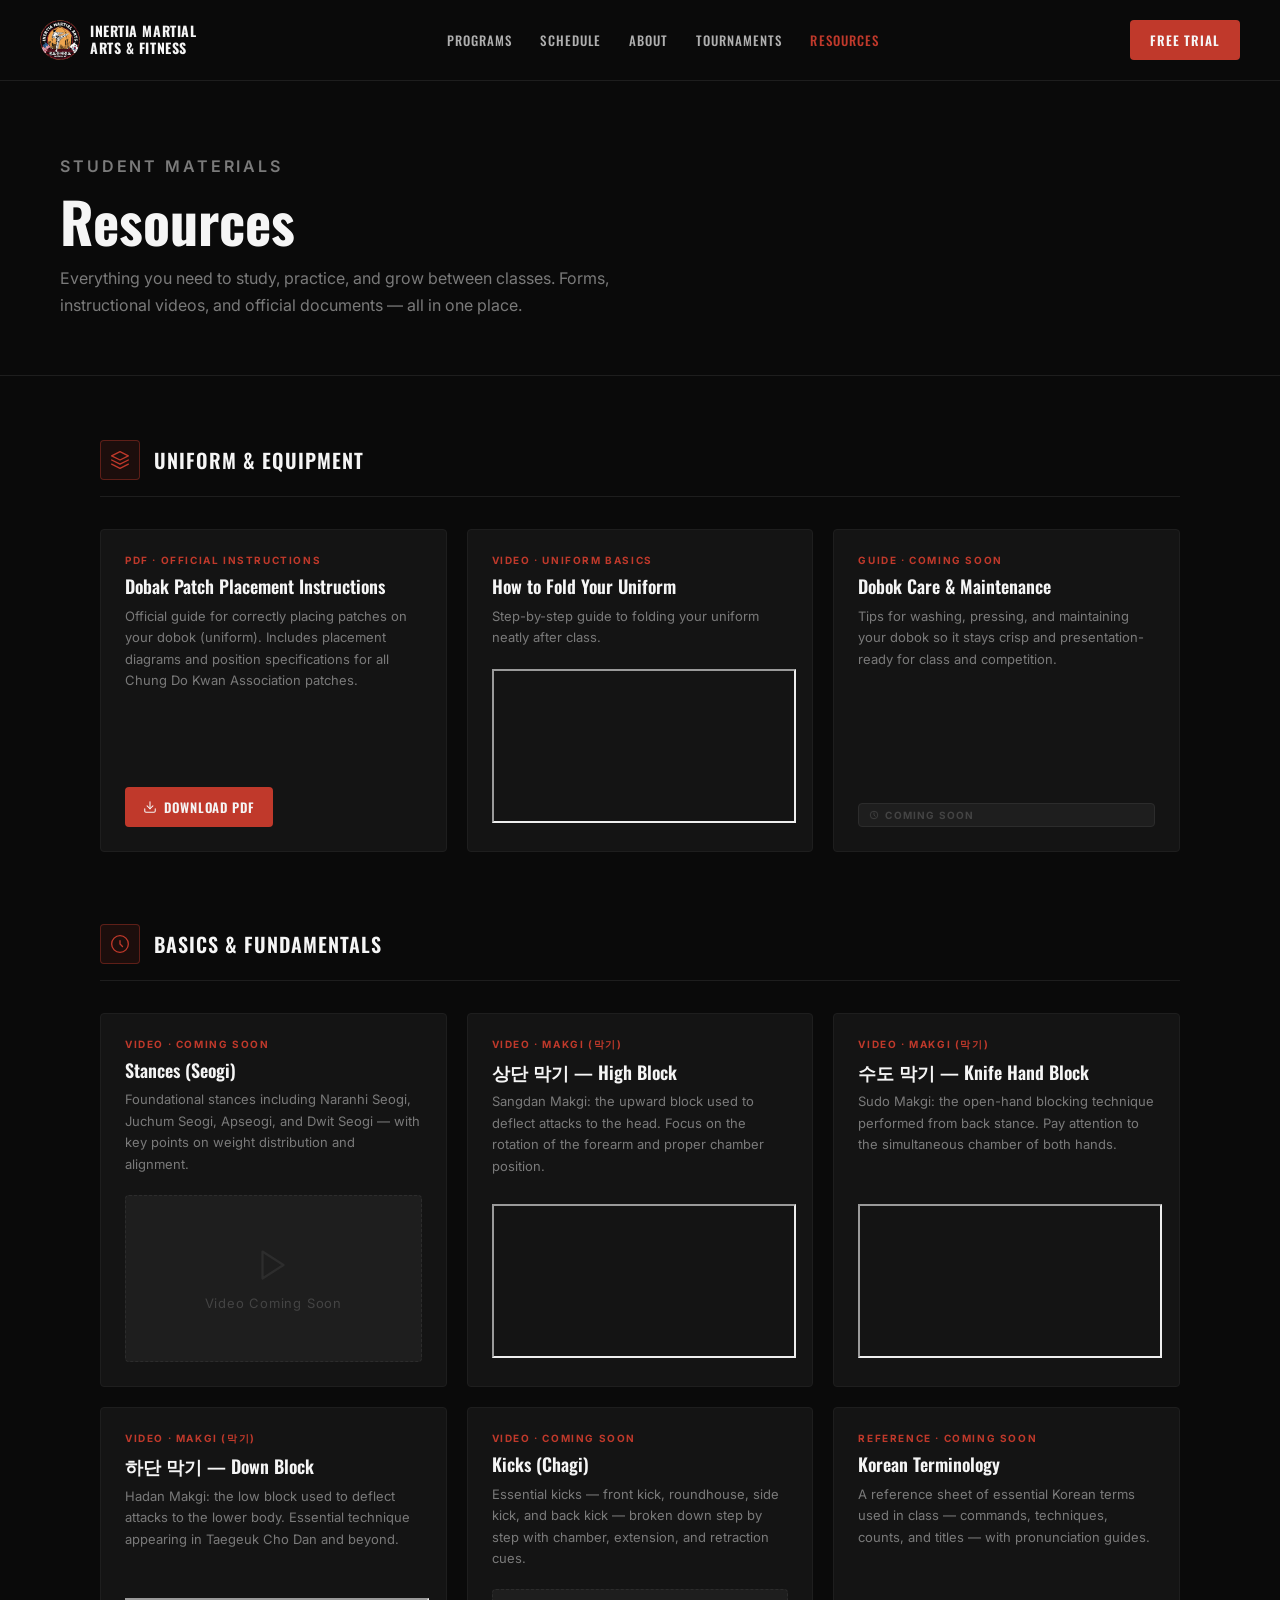
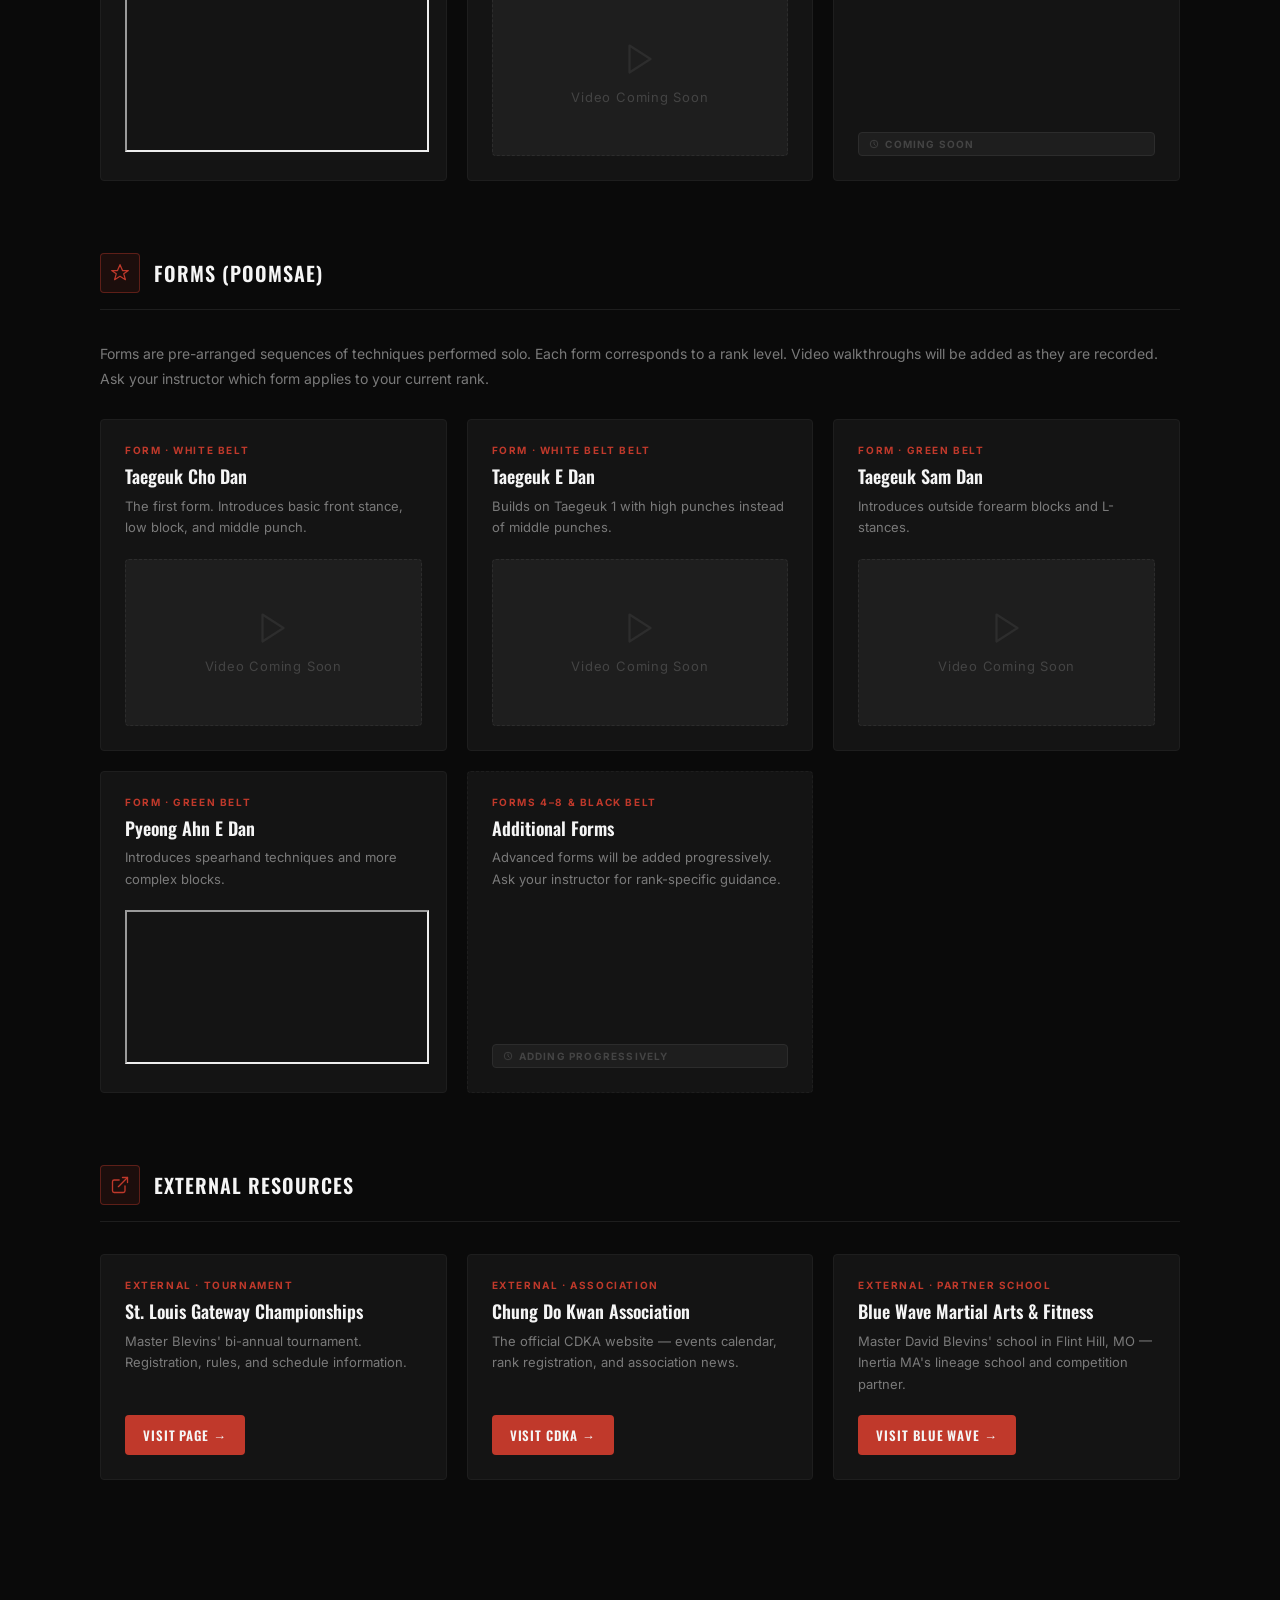
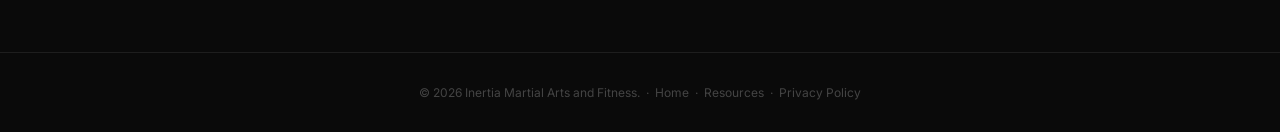
<file: resources.html>
<!DOCTYPE html>
<html lang="en">
<head>
  <meta charset="UTF-8">
  <meta name="viewport" content="width=device-width, initial-scale=1.0">
  <title>Resources | Inertia Martial Arts &amp; Fitness</title>
  <meta name="description" content="Training resources for Inertia Martial Arts students — forms, videos, patch instructions, and more.">
  <link rel="canonical" href="https://inertiastl.com/resources.html">
  <link rel="preconnect" href="https://fonts.googleapis.com">
  <link rel="preconnect" href="https://fonts.gstatic.com" crossorigin>
  <link href="https://fonts.googleapis.com/css2?family=Oswald:wght@400;600;700&family=Inter:wght@300;400;500;600&display=swap" rel="stylesheet">
  <style>
    *, *::before, *::after { box-sizing: border-box; margin: 0; padding: 0; }
    html { scroll-behavior: smooth; }
    body { font-family: 'Inter', sans-serif; background: #0A0A0A; color: #F5F5F5; -webkit-font-smoothing: antialiased; }
    a { color: #C0392B; text-decoration: none; }
    a:hover { text-decoration: underline; }
    :root {
      --red: #C0392B; --red-hover: #96281B; --red-glow: rgba(192,57,43,0.35);
      --black: #0A0A0A; --white: #F5F5F5;
      --grey-100: #141414; --grey-200: #1E1E1E; --grey-300: #2C2C2C;
      --grey-500: #7A7A7A; --grey-700: #444444;
      --radius: 4px;
    }

    /* ── NAV ── */
    .nav { display: flex; align-items: center; justify-content: space-between; padding: 20px 40px; border-bottom: 1px solid var(--grey-200); background: var(--black); position: sticky; top: 0; z-index: 100; }
    .nav-logo { font-family: 'Oswald', sans-serif; font-size: 14px; font-weight: 700; letter-spacing: 0.04em; color: var(--white); display: flex; align-items: center; gap: 10px; line-height: 1.2; }
    .nav-logo img { width: 40px; height: 40px; border-radius: 50%; object-fit: cover; }
    .nav-links { display: flex; gap: 28px; }
    .nav-links a { font-family: 'Oswald', sans-serif; font-size: 13px; font-weight: 500; letter-spacing: 0.08em; text-transform: uppercase; color: rgba(245,245,245,0.7); transition: color 200ms; }
    .nav-links a:hover, .nav-links a.active { color: var(--white); text-decoration: none; }
    .nav-links a.active { color: var(--red); }
    .nav-cta { font-family: 'Oswald', sans-serif; font-size: 13px; font-weight: 600; letter-spacing: 0.08em; text-transform: uppercase; background: var(--red); color: var(--white); padding: 10px 20px; border-radius: var(--radius); transition: background 200ms; }
    .nav-cta:hover { background: var(--red-hover); text-decoration: none; }

    /* ── PAGE HERO ── */
    .page-hero { padding: 72px 40px 56px; border-bottom: 1px solid var(--grey-200); }
    .page-hero .container { max-width: 1160px; margin: 0 auto; }
    .eyebrow { font-size: 11px; font-weight: 600; letter-spacing: 0.18em; text-transform: uppercase; color: var(--red); margin-bottom: 12px; }
    .page-hero h1 { font-family: 'Oswald', sans-serif; font-size: clamp(36px, 5vw, 56px); font-weight: 700; color: var(--white); line-height: 1.05; margin-bottom: 14px; }
    .page-hero p { font-size: 16px; color: var(--grey-500); line-height: 1.7; max-width: 600px; }

    /* ── MAIN LAYOUT ── */
    .main { max-width: 1160px; margin: 0 auto; padding: 64px 40px 100px; }

    /* ── SECTION TITLES ── */
    .res-section { margin-bottom: 72px; }
    .res-section-header { display: flex; align-items: center; gap: 14px; margin-bottom: 32px; padding-bottom: 16px; border-bottom: 1px solid var(--grey-200); }
    .res-section-icon { width: 40px; height: 40px; background: rgba(192,57,43,0.1); border: 1px solid rgba(192,57,43,0.4); border-radius: var(--radius); display: flex; align-items: center; justify-content: center; flex-shrink: 0; }
    .res-section-title { font-family: 'Oswald', sans-serif; font-size: 20px; font-weight: 600; letter-spacing: 0.05em; text-transform: uppercase; color: var(--white); }

    /* ── RESOURCE CARDS ── */
    .res-grid { display: grid; grid-template-columns: repeat(auto-fill, minmax(280px, 1fr)); gap: 20px; }
    .res-card { background: var(--grey-100); border: 1px solid var(--grey-200); border-radius: var(--radius); padding: 24px; display: flex; flex-direction: column; transition: border-color 250ms, transform 250ms; }
    .res-card:hover { border-color: var(--grey-300); transform: translateY(-2px); }
    .res-card-type { font-size: 10px; font-weight: 700; letter-spacing: 0.16em; text-transform: uppercase; color: var(--red); margin-bottom: 10px; }
    .res-card-title { font-family: 'Oswald', sans-serif; font-size: 18px; font-weight: 600; color: var(--white); margin-bottom: 8px; line-height: 1.2; }
    .res-card-desc { font-size: 13px; color: var(--grey-500); line-height: 1.65; margin-bottom: 20px; flex: 1; }
    .res-card-action { display: inline-flex; align-items: center; gap: 7px; font-family: 'Oswald', sans-serif; font-size: 13px; font-weight: 600; letter-spacing: 0.07em; text-transform: uppercase; color: var(--white); background: var(--red); border-radius: var(--radius); padding: 10px 18px; transition: background 200ms; align-self: flex-start; text-decoration: none; }
    .res-card-action:hover { background: var(--red-hover); text-decoration: none; }
    .res-card-action.secondary { background: transparent; border: 1px solid var(--grey-300); color: var(--grey-500); }
    .res-card-action.secondary:hover { border-color: var(--white); color: var(--white); background: transparent; }

    /* ── COMING SOON BADGE ── */
    .coming-soon-badge { display: inline-flex; align-items: center; gap: 6px; font-size: 10px; font-weight: 700; letter-spacing: 0.12em; text-transform: uppercase; color: var(--grey-700); background: var(--grey-200); border: 1px solid var(--grey-300); border-radius: var(--radius); padding: 5px 10px; }

    /* ── VIDEO PLACEHOLDER ── */
    .video-placeholder { background: var(--grey-200); border: 1px dashed var(--grey-300); border-radius: var(--radius); aspect-ratio: 16/9; display: flex; flex-direction: column; align-items: center; justify-content: center; gap: 12px; color: var(--grey-700); }
    .video-placeholder svg { opacity: 0.4; }
    .video-placeholder p { font-size: 13px; letter-spacing: 0.06em; }

    /* ── FOOTER ── */
    .footer { text-align: center; padding: 32px 24px; border-top: 1px solid var(--grey-200); font-size: 12px; color: var(--grey-700); }
    .footer a { color: var(--grey-700); }
    .footer a:hover { color: var(--white); }

    @media (max-width: 768px) {
      .nav { padding: 16px 20px; }
      .nav-links { display: none; }
      .page-hero { padding: 48px 20px 40px; }
      .main { padding: 40px 20px 80px; }
    }
  </style>
</head>
<body>

  <nav class="nav">
    <a href="/" class="nav-logo" aria-label="Inertia Martial Arts home">
      <img src="images/logo.png" alt="Inertia Martial Arts logo" onerror="this.style.display='none'">
      INERTIA MARTIAL<br>ARTS &amp; FITNESS
    </a>
    <div class="nav-links">
      <a href="/#programs">Programs</a>
      <a href="/#schedule">Schedule</a>
      <a href="/#about">About</a>
      <a href="/#tournaments">Tournaments</a>
      <a href="/resources.html" class="active">Resources</a>
    </div>
    <a href="/#free-trial" class="nav-cta">Free Trial</a>
  </nav>

  <header class="page-hero">
    <div class="container">
      <p class="eyebrow">Student Materials</p>
      <h1>Resources</h1>
      <p>Everything you need to study, practice, and grow between classes. Forms, instructional videos, and official documents — all in one place.</p>
    </div>
  </header>

  <main class="main">

    <!-- ── UNIFORM & EQUIPMENT ── -->
    <section class="res-section" aria-labelledby="uniform-heading">
      <div class="res-section-header">
        <div class="res-section-icon" aria-hidden="true">
          <svg width="20" height="20" viewBox="0 0 24 24" fill="none">
            <path d="M12 2L2 7l10 5 10-5-10-5z" stroke="#C0392B" stroke-width="1.6" stroke-linejoin="round"/>
            <path d="M2 17l10 5 10-5" stroke="#C0392B" stroke-width="1.6" stroke-linecap="round" stroke-linejoin="round"/>
            <path d="M2 12l10 5 10-5" stroke="#C0392B" stroke-width="1.6" stroke-linecap="round" stroke-linejoin="round"/>
          </svg>
        </div>
        <h2 class="res-section-title" id="uniform-heading">Uniform &amp; Equipment</h2>
      </div>
      <div class="res-grid">

        <!-- Dobak Patch Instructions -->
        <div class="res-card">
          <div class="res-card-type">PDF · Official Instructions</div>
          <h3 class="res-card-title">Dobak Patch Placement Instructions</h3>
          <p class="res-card-desc">Official guide for correctly placing patches on your dobok (uniform). Includes placement diagrams and position specifications for all Chung Do Kwan Association patches.</p>
          <a href="PatchInstructions.pdf" target="_blank" rel="noopener" class="res-card-action" download="InertiaMA_PatchInstructions.pdf">
            <svg width="14" height="14" viewBox="0 0 24 24" fill="none" aria-hidden="true"><path d="M21 15v4a2 2 0 0 1-2 2H5a2 2 0 0 1-2-2v-4" stroke="currentColor" stroke-width="1.8" stroke-linecap="round"/><polyline points="7 10 12 15 17 10" stroke="currentColor" stroke-width="1.8" stroke-linecap="round" stroke-linejoin="round"/><line x1="12" y1="15" x2="12" y2="3" stroke="currentColor" stroke-width="1.8" stroke-linecap="round"/></svg>
            Download PDF
          </a>
        </div>
        
<!-- How to tie your belt -->
        <div class="res-card">
          <div class="res-card-type">Video · Uniform Basics</div>
          <h3 class="res-card-title">How to Fold Your Uniform</h3>
          <p class="res-card-desc">Step-by-step guide to folding your uniform neatly after class.</p>
          <div class="video-embed">
            <iframe src="https://www.youtube.com/embed/Z5psuqIzsVQ?si=dOGVIZ1vRi_nD4dT" title="How to Tie Your Belt" allow="accelerometer; autoplay; clipboard-write; encrypted-media; gyroscope; picture-in-picture; web-share" referrerpolicy="strict-origin-when-cross-origin" allowfullscreen></iframe>
          </div>
        </div>
        
        <!-- Uniform guide placeholder -->
        <div class="res-card">
          <div class="res-card-type">Guide · Coming Soon</div>
          <h3 class="res-card-title">Dobok Care &amp; Maintenance</h3>
          <p class="res-card-desc">Tips for washing, pressing, and maintaining your dobok so it stays crisp and presentation-ready for class and competition.</p>
          <span class="coming-soon-badge">
            <svg width="10" height="10" viewBox="0 0 24 24" fill="none"><circle cx="12" cy="12" r="9" stroke="currentColor" stroke-width="2"/><path d="M12 7v5l3 3" stroke="currentColor" stroke-width="2" stroke-linecap="round"/></svg>
            Coming Soon
          </span>
        </div>

      </div>
    </section>

    <!-- ── BASICS ── -->
    <section class="res-section" aria-labelledby="basics-heading">
      <div class="res-section-header">
        <div class="res-section-icon" aria-hidden="true">
          <svg width="20" height="20" viewBox="0 0 24 24" fill="none">
            <circle cx="12" cy="12" r="10" stroke="#C0392B" stroke-width="1.6"/>
            <path d="M12 8v4l3 3" stroke="#C0392B" stroke-width="1.6" stroke-linecap="round"/>
          </svg>
        </div>
        <h2 class="res-section-title" id="basics-heading">Basics &amp; Fundamentals</h2>
      </div>

      <div class="res-grid">
        <!-- Stances -->
        <div class="res-card">
          <div class="res-card-type">Video · Coming Soon</div>
          <h3 class="res-card-title">Stances (Seogi)</h3>
          <p class="res-card-desc">Foundational stances including Naranhi Seogi, Juchum Seogi, Apseogi, and Dwit Seogi — with key points on weight distribution and alignment.</p>
          <div class="video-placeholder" aria-label="Video coming soon">
            <svg width="36" height="36" viewBox="0 0 24 24" fill="none"><polygon points="5 3 19 12 5 21 5 3" stroke="currentColor" stroke-width="1.5" stroke-linejoin="round"/></svg>
            <p>Video Coming Soon</p>
          </div>
        </div>

        <!-- Blocks -->
        <!-- High Block -->
        <div class="res-card">
          <div class="res-card-type">Video · Makgi (막기)</div>
          <h3 class="res-card-title">상단 막기 — High Block</h3>
          <p class="res-card-desc">Sangdan Makgi: the upward block used to deflect attacks to the head. Focus on the rotation of the forearm and proper chamber position.</p>
          <div class="video-embed">
            <iframe src="https://www.youtube.com/embed/9NOA9LJjNrk?si=BGCXxetp6NFk_cPR" title="상단 막기 High Block" allow="accelerometer; autoplay; clipboard-write; encrypted-media; gyroscope; picture-in-picture; web-share" referrerpolicy="strict-origin-when-cross-origin" allowfullscreen></iframe>
          </div>
        </div>
        <!-- Knife Hand Block -->
        <div class="res-card">
          <div class="res-card-type">Video · Makgi (막기)</div>
          <h3 class="res-card-title">수도 막기 — Knife Hand Block</h3>
          <p class="res-card-desc">Sudo Makgi: the open-hand blocking technique performed from back stance. Pay attention to the simultaneous chamber of both hands.</p>
          <div class="video-embed">
            <iframe src="https://www.youtube.com/embed/gcpKJ961xqE?si=29AoVS2wLtahJSCO" title="수도 막기 Knife Hand Block" allow="accelerometer; autoplay; clipboard-write; encrypted-media; gyroscope; picture-in-picture; web-share" referrerpolicy="strict-origin-when-cross-origin" allowfullscreen></iframe>
          </div>
        </div>
        <!-- Down Block -->
        <div class="res-card">
          <div class="res-card-type">Video · Makgi (막기)</div>
          <h3 class="res-card-title">하단 막기 — Down Block</h3>
          <p class="res-card-desc">Hadan Makgi: the low block used to deflect attacks to the lower body. Essential technique appearing in Taegeuk Cho Dan and beyond.</p>
          <div class="video-embed">
            <iframe src="https://www.youtube.com/embed/Zqm20yLe2v4?si=XlAvPHzRpoJM6E2c" title="하단 막기 Down Block" allow="accelerometer; autoplay; clipboard-write; encrypted-media; gyroscope; picture-in-picture; web-share" referrerpolicy="strict-origin-when-cross-origin" allowfullscreen></iframe>
          </div>
        </div>

        <!-- Kicks -->
        <div class="res-card">
          <div class="res-card-type">Video · Coming Soon</div>
          <h3 class="res-card-title">Kicks (Chagi)</h3>
          <p class="res-card-desc">Essential kicks — front kick, roundhouse, side kick, and back kick — broken down step by step with chamber, extension, and retraction cues.</p>
          <div class="video-placeholder" aria-label="Video coming soon">
            <svg width="36" height="36" viewBox="0 0 24 24" fill="none"><polygon points="5 3 19 12 5 21 5 3" stroke="currentColor" stroke-width="1.5" stroke-linejoin="round"/></svg>
            <p>Video Coming Soon</p>
          </div>
        </div>

        <!-- Korean Terminology -->
        <div class="res-card">
          <div class="res-card-type">Reference · Coming Soon</div>
          <h3 class="res-card-title">Korean Terminology</h3>
          <p class="res-card-desc">A reference sheet of essential Korean terms used in class — commands, techniques, counts, and titles — with pronunciation guides.</p>
          <span class="coming-soon-badge">
            <svg width="10" height="10" viewBox="0 0 24 24" fill="none"><circle cx="12" cy="12" r="9" stroke="currentColor" stroke-width="2"/><path d="M12 7v5l3 3" stroke="currentColor" stroke-width="2" stroke-linecap="round"/></svg>
            Coming Soon
          </span>
        </div>
      </div>
    </section>

    <!-- ── FORMS (POOMSAE) ── -->
    <section class="res-section" aria-labelledby="forms-heading">
      <div class="res-section-header">
        <div class="res-section-icon" aria-hidden="true">
          <svg width="20" height="20" viewBox="0 0 24 24" fill="none">
            <path d="M12 2l3 7h7l-5.5 4 2 7L12 16l-6.5 4 2-7L2 9h7z" stroke="#C0392B" stroke-width="1.5" stroke-linejoin="round"/>
          </svg>
        </div>
        <h2 class="res-section-title" id="forms-heading">Forms (Poomsae)</h2>
      </div>

      <p style="font-size:14px;color:var(--grey-500);margin-bottom:28px;line-height:1.75;">Forms are pre-arranged sequences of techniques performed solo. Each form corresponds to a rank level. Video walkthroughs will be added as they are recorded. Ask your instructor which form applies to your current rank.</p>

      <div class="res-grid">
        <!-- Taegeuk 1 -->
        <div class="res-card">
          <div class="res-card-type">Form · White Belt</div>
          <h3 class="res-card-title">Taegeuk Cho Dan</h3>
          <p class="res-card-desc">The first form. Introduces basic front stance, low block, and middle punch.</p>
          <div class="video-placeholder" aria-label="Video coming soon">
            <svg width="36" height="36" viewBox="0 0 24 24" fill="none"><polygon points="5 3 19 12 5 21 5 3" stroke="currentColor" stroke-width="1.5" stroke-linejoin="round"/></svg>
            <p>Video Coming Soon</p>
          </div>
        </div>

        <!-- Taegeuk 2 -->
        <div class="res-card">
          <div class="res-card-type">Form · White Belt Belt</div>
          <h3 class="res-card-title">Taegeuk E Dan</h3>
          <p class="res-card-desc"> Builds on Taegeuk 1 with high punches instead of middle punches.</p>
          <div class="video-placeholder" aria-label="Video coming soon">
            <svg width="36" height="36" viewBox="0 0 24 24" fill="none"><polygon points="5 3 19 12 5 21 5 3" stroke="currentColor" stroke-width="1.5" stroke-linejoin="round"/></svg>
            <p>Video Coming Soon</p>
          </div>
        </div>

        <!-- Taegeuk 3 -->
        <div class="res-card">
          <div class="res-card-type">Form · Green Belt</div>
          <h3 class="res-card-title">Taegeuk Sam Dan</h3>
          <p class="res-card-desc">Introduces outside forearm blocks and L-stances.</p>
          <div class="video-placeholder" aria-label="Video coming soon">
            <svg width="36" height="36" viewBox="0 0 24 24" fill="none"><polygon points="5 3 19 12 5 21 5 3" stroke="currentColor" stroke-width="1.5" stroke-linejoin="round"/></svg>
            <p>Video Coming Soon</p>
          </div>
        </div>

        <!-- Pyeong Ahn E Dan -->
        <div class="res-card">
          <div class="res-card-type">Form · Green Belt</div>
          <h3 class="res-card-title">Pyeong Ahn E Dan</h3>
          <p class="res-card-desc">Introduces spearhand techniques and more complex blocks.</p>
          <div class="video-embed">
            <iframe src="https://www.youtube.com/embed/xdpVdnBzvww?si=gJ63XxBJ5nQ88Edv" title="Pyeong Ahn E Dan" allow="accelerometer; autoplay; clipboard-write; encrypted-media; gyroscope; picture-in-picture; web-share" referrerpolicy="strict-origin-when-cross-origin" allowfullscreen></iframe>
          </div>
        </div>

        <!-- More forms placeholder -->
        <div class="res-card" style="border-style:dashed;">
          <div class="res-card-type">Forms 4–8 &amp; Black Belt</div>
          <h3 class="res-card-title">Additional Forms</h3>
          <p class="res-card-desc">Advanced forms will be added progressively. Ask your instructor for rank-specific guidance.</p>
          <span class="coming-soon-badge">
            <svg width="10" height="10" viewBox="0 0 24 24" fill="none"><circle cx="12" cy="12" r="9" stroke="currentColor" stroke-width="2"/><path d="M12 7v5l3 3" stroke="currentColor" stroke-width="2" stroke-linecap="round"/></svg>
            Adding Progressively
          </span>
        </div>
      </div>
    </section>

    <!-- ── EXTERNAL LINKS ── -->
    <section class="res-section" aria-labelledby="external-heading">
      <div class="res-section-header">
        <div class="res-section-icon" aria-hidden="true">
          <svg width="20" height="20" viewBox="0 0 24 24" fill="none">
            <path d="M18 13v6a2 2 0 0 1-2 2H5a2 2 0 0 1-2-2V8a2 2 0 0 1 2-2h6" stroke="#C0392B" stroke-width="1.6" stroke-linecap="round"/>
            <polyline points="15 3 21 3 21 9" stroke="#C0392B" stroke-width="1.6" stroke-linecap="round" stroke-linejoin="round"/>
            <line x1="10" y1="14" x2="21" y2="3" stroke="#C0392B" stroke-width="1.6" stroke-linecap="round"/>
          </svg>
        </div>
        <h2 class="res-section-title" id="external-heading">External Resources</h2>
      </div>
      <div class="res-grid">

        <div class="res-card">
          <div class="res-card-type">External · Tournament</div>
          <h3 class="res-card-title">St. Louis Gateway Championships</h3>
          <p class="res-card-desc">Master Blevins' bi-annual tournament. Registration, rules, and schedule information.</p>
          <a href="https://bluewavestl.com/st-louis-gateway-championships/" target="_blank" rel="noopener" class="res-card-action">
            Visit Page →
          </a>
        </div>

        <div class="res-card">
          <div class="res-card-type">External · Association</div>
          <h3 class="res-card-title">Chung Do Kwan Association</h3>
          <p class="res-card-desc">The official CDKA website — events calendar, rank registration, and association news.</p>
          <a href="https://chungdokwan.org" target="_blank" rel="noopener" class="res-card-action">
            Visit CDKA →
          </a>
        </div>

        <div class="res-card">
          <div class="res-card-type">External · Partner School</div>
          <h3 class="res-card-title">Blue Wave Martial Arts &amp; Fitness</h3>
          <p class="res-card-desc">Master David Blevins' school in Flint Hill, MO — Inertia MA's lineage school and competition partner.</p>
          <a href="https://bluewavestl.com" target="_blank" rel="noopener" class="res-card-action">
            Visit Blue Wave →
          </a>
        </div>

      </div>
    </section>

  </main>

  <footer class="footer">
    <p>&copy; 2026 Inertia Martial Arts and Fitness. &nbsp;·&nbsp;
      <a href="/">Home</a> &nbsp;·&nbsp;
      <a href="/resources.html">Resources</a> &nbsp;·&nbsp;
      <a href="/privacy.html">Privacy Policy</a>
    </p>
  </footer>

</body>
</html>
</file>
